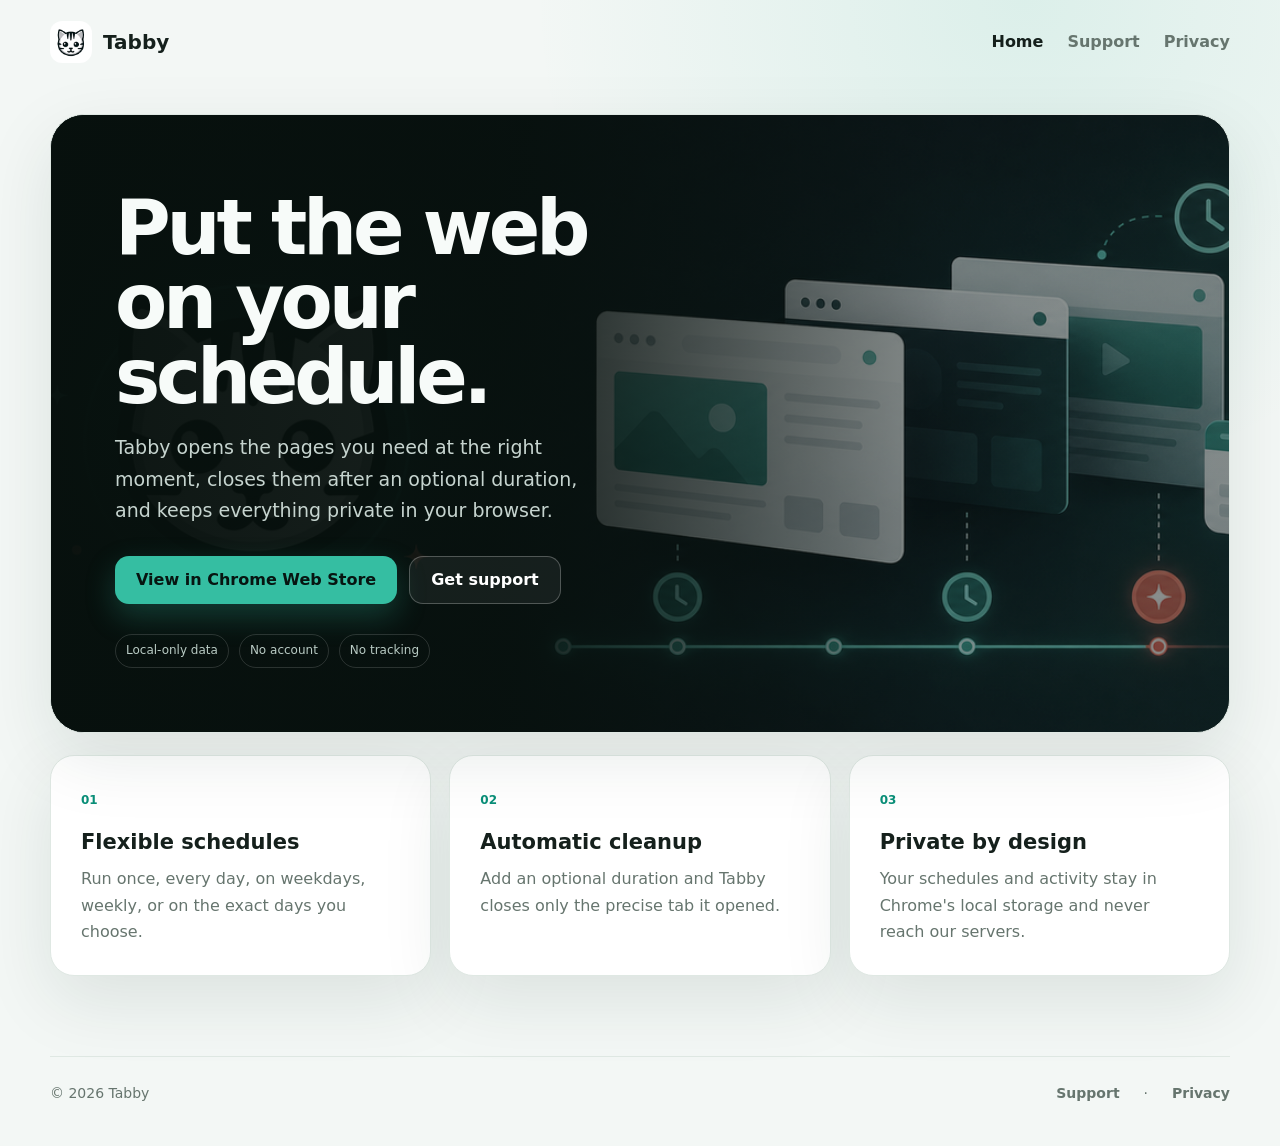
<file: index.html>
<!doctype html>
<html lang="en">
<head>
  <meta charset="utf-8">
  <meta name="viewport" content="width=device-width,initial-scale=1">
  <meta name="description" content="Tabby opens the pages you need exactly when you need them—privately and automatically.">
  <title>Tabby — Private URL scheduler</title>
  <link rel="stylesheet" href="site.css">
</head>
<body>
  <nav class="site-nav"><a class="nav-brand" href="index.html"><img src="icons/icon128.png" alt=""><span>Tabby</span></a><div><a aria-current="page" href="index.html">Home</a><a href="https://support.google.com/chrome_webstore/answer/1698338?hl=en">Support</a><a href="privacy.html">Privacy</a></div></nav>
  <main class="landing">
    <section class="hero-site">
      <div class="hero-copy-site"><h1>Put the web on your schedule.</h1><p>Tabby opens the pages you need at the right moment, closes them after an optional duration, and keeps everything private in your browser.</p><div class="hero-actions"><a class="button primary" href="https://chromewebstore.google.com/detail/tabby/fnlhaplallakbgcaenmegkehafbcokjk">View in Chrome Web Store</a><a class="button secondary" href="https://support.google.com/chrome_webstore/answer/1698338?hl=en">Get support</a></div><div class="trust-row"><span>Local-only data</span><span>No account</span><span>No tracking</span></div></div>
      <img class="hero-art" src="store-assets/promo/tabby-marquee-promo-1400x560.png" alt="Tabby scheduling browser tabs along a timeline">
    </section>
    <section class="features"><article><span>01</span><h2>Flexible schedules</h2><p>Run once, every day, on weekdays, weekly, or on the exact days you choose.</p></article><article><span>02</span><h2>Automatic cleanup</h2><p>Add an optional duration and Tabby closes only the precise tab it opened.</p></article><article><span>03</span><h2>Private by design</h2><p>Your schedules and activity stay in Chrome's local storage and never reach our servers.</p></article></section>
  </main>
  <footer class="site-footer"><span>© 2026 Tabby</span><span><a href="https://support.google.com/chrome_webstore/answer/1698338?hl=en">Support</a> · <a href="privacy.html">Privacy</a></span></footer>
</body>
</html>
</file>
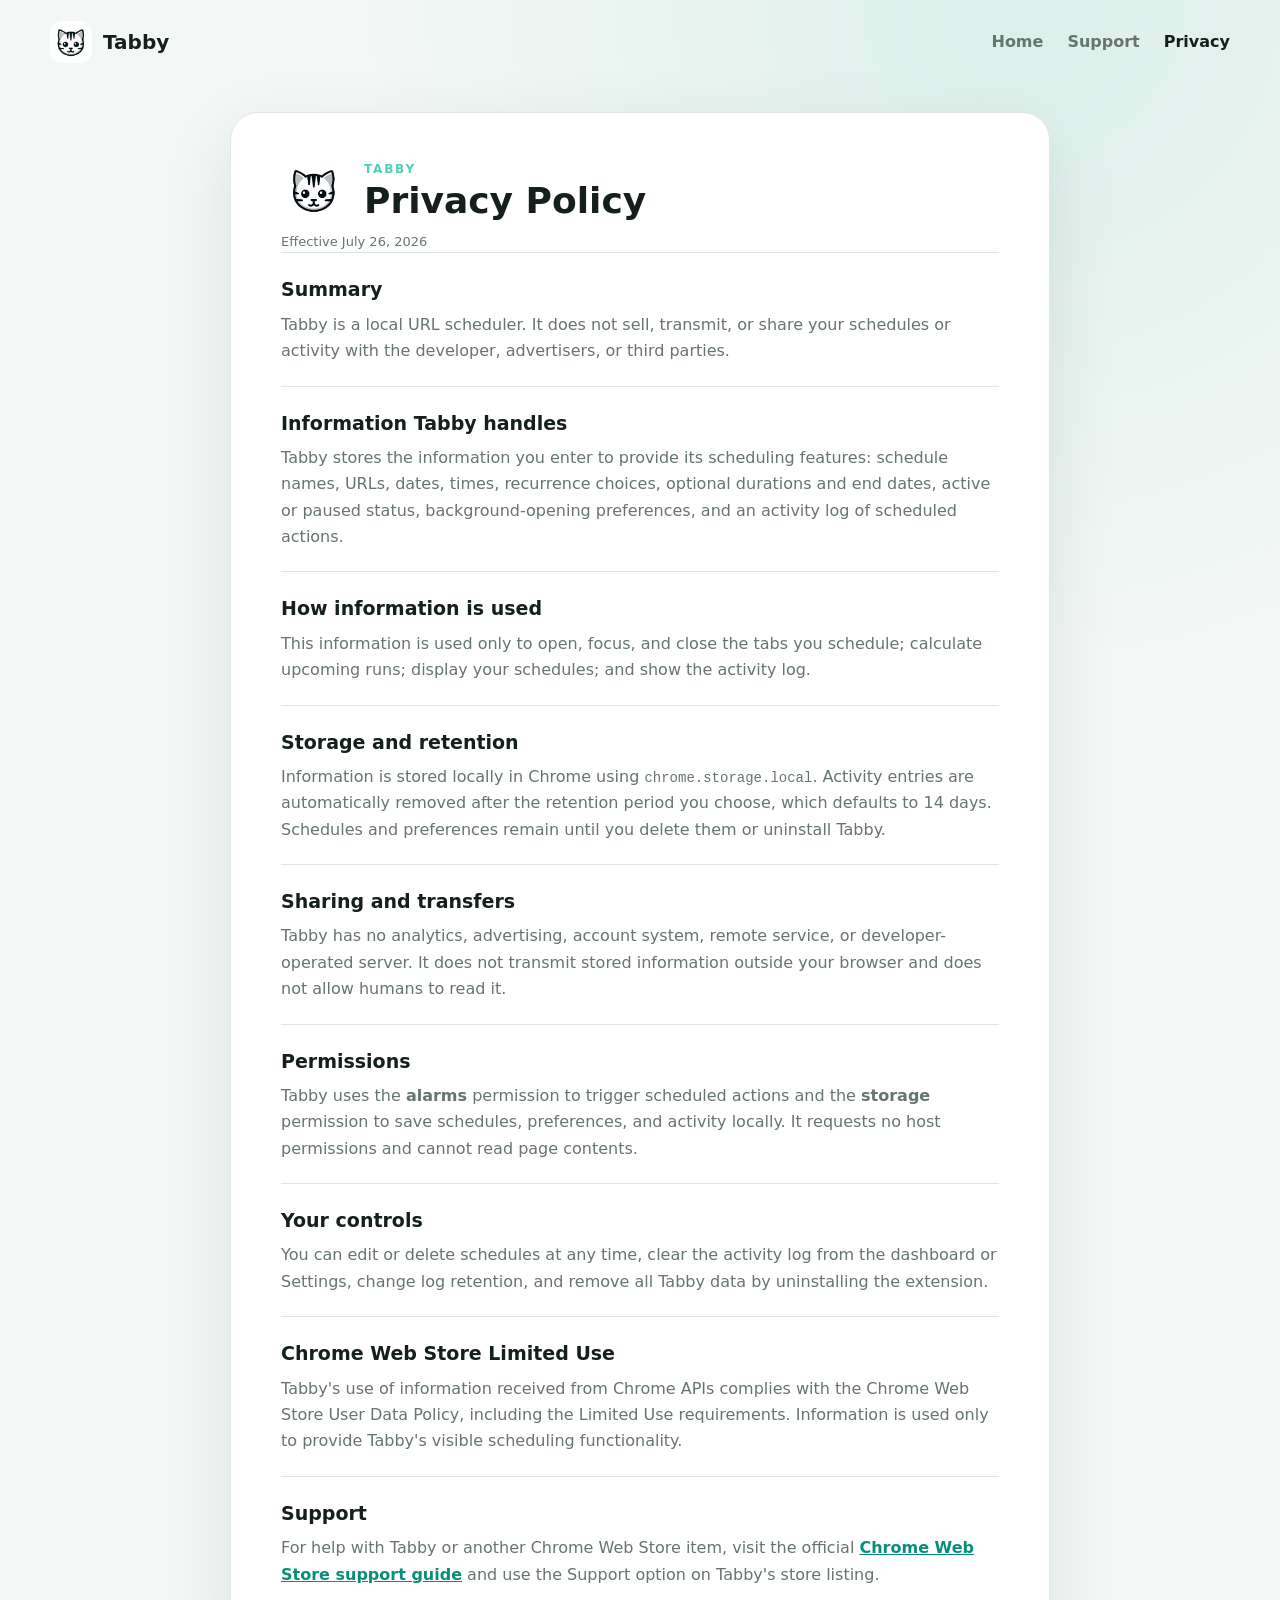
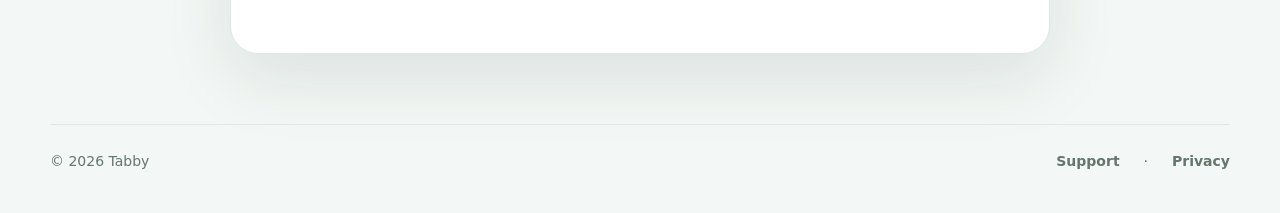
<file: privacy.html>
<!doctype html>
<html lang="en">
<head>
  <meta charset="utf-8">
  <meta name="viewport" content="width=device-width,initial-scale=1">
  <title>Tabby Privacy Policy</title>
  <link rel="stylesheet" href="site.css">
</head>
<body>
  <nav class="site-nav"><a class="nav-brand" href="index.html"><img src="icons/icon128.png" alt=""><span>Tabby</span></a><div><a href="index.html">Home</a><a href="https://support.google.com/chrome_webstore/answer/1698338?hl=en">Support</a><a aria-current="page" href="privacy.html">Privacy</a></div></nav>
  <main class="document-card">
    <header class="document-heading"><img src="icons/icon128.png" alt="Tabby cat"><div><span class="eyebrow">Tabby</span><h1>Privacy Policy</h1></div></header>
    <p class="effective">Effective July 26, 2026</p>

    <section><h2>Summary</h2><p>Tabby is a local URL scheduler. It does not sell, transmit, or share your schedules or activity with the developer, advertisers, or third parties.</p></section>
    <section><h2>Information Tabby handles</h2><p>Tabby stores the information you enter to provide its scheduling features: schedule names, URLs, dates, times, recurrence choices, optional durations and end dates, active or paused status, background-opening preferences, and an activity log of scheduled actions.</p></section>
    <section><h2>How information is used</h2><p>This information is used only to open, focus, and close the tabs you schedule; calculate upcoming runs; display your schedules; and show the activity log.</p></section>
    <section><h2>Storage and retention</h2><p>Information is stored locally in Chrome using <code>chrome.storage.local</code>. Activity entries are automatically removed after the retention period you choose, which defaults to 14 days. Schedules and preferences remain until you delete them or uninstall Tabby.</p></section>
    <section><h2>Sharing and transfers</h2><p>Tabby has no analytics, advertising, account system, remote service, or developer-operated server. It does not transmit stored information outside your browser and does not allow humans to read it.</p></section>
    <section><h2>Permissions</h2><p>Tabby uses the <strong>alarms</strong> permission to trigger scheduled actions and the <strong>storage</strong> permission to save schedules, preferences, and activity locally. It requests no host permissions and cannot read page contents.</p></section>
    <section><h2>Your controls</h2><p>You can edit or delete schedules at any time, clear the activity log from the dashboard or Settings, change log retention, and remove all Tabby data by uninstalling the extension.</p></section>
    <section><h2>Chrome Web Store Limited Use</h2><p>Tabby's use of information received from Chrome APIs complies with the Chrome Web Store User Data Policy, including the Limited Use requirements. Information is used only to provide Tabby's visible scheduling functionality.</p></section>
    <section><h2>Support</h2><p>For help with Tabby or another Chrome Web Store item, visit the official <a href="https://support.google.com/chrome_webstore/answer/1698338?hl=en">Chrome Web Store support guide</a> and use the Support option on Tabby's store listing.</p></section>
  </main>
  <footer class="site-footer"><span>© 2026 Tabby</span><span><a href="https://support.google.com/chrome_webstore/answer/1698338?hl=en">Support</a> · <a href="privacy.html">Privacy</a></span></footer>
</body>
</html>
</file>
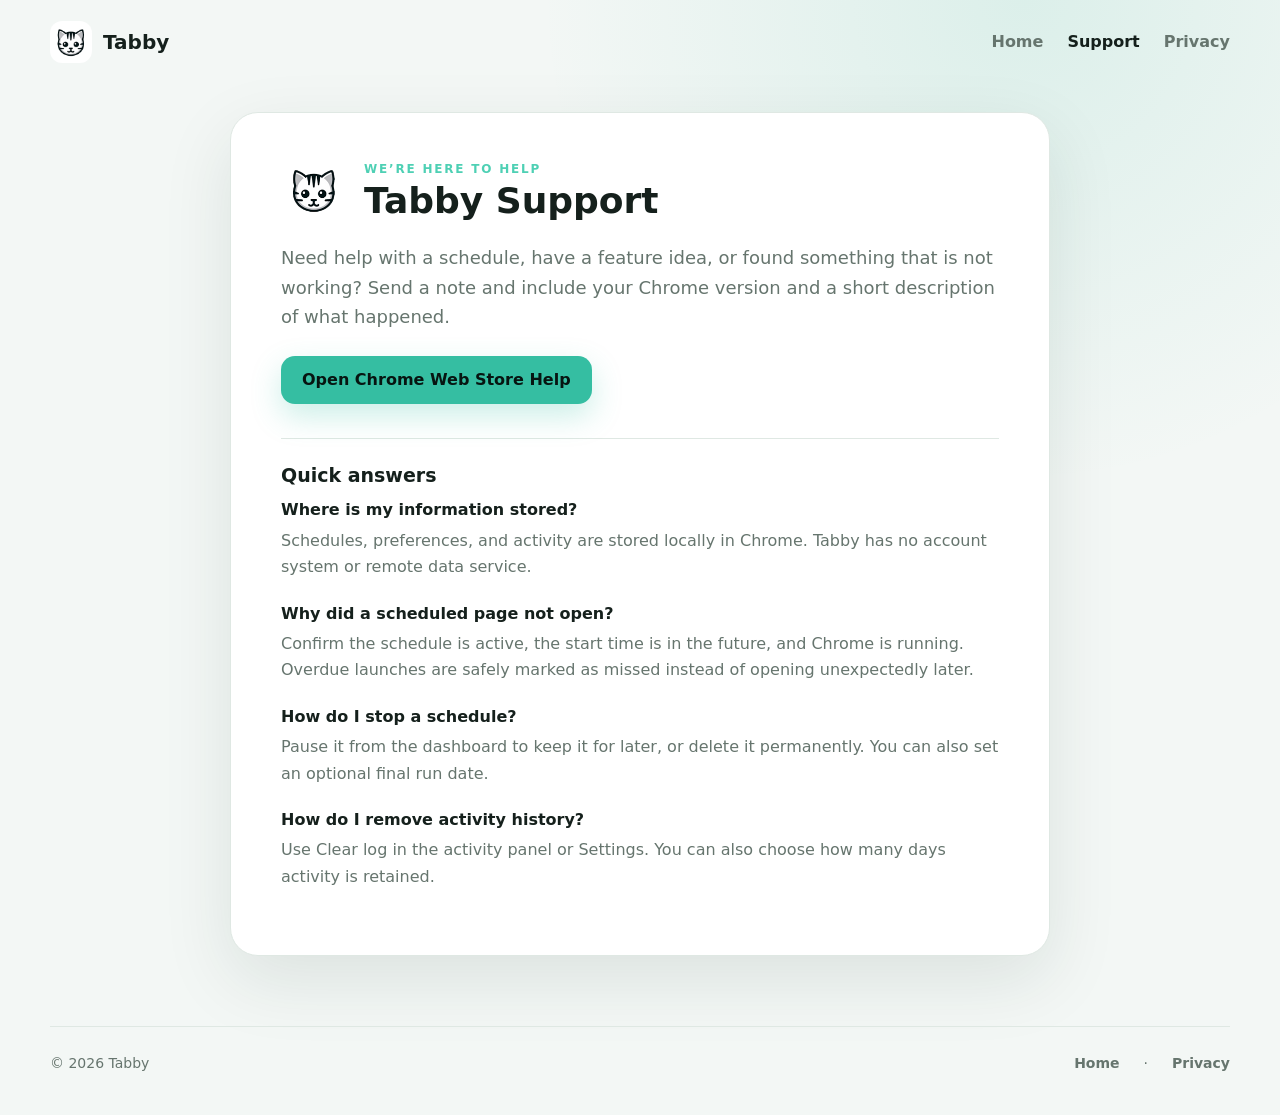
<file: support.html>
<!doctype html>
<html lang="en">
<head>
  <meta charset="utf-8">
  <meta name="viewport" content="width=device-width,initial-scale=1">
  <meta name="description" content="Help and support for the Tabby Chrome extension.">
  <title>Tabby Support</title>
  <link rel="stylesheet" href="site.css">
</head>
<body>
  <nav class="site-nav"><a class="nav-brand" href="index.html"><img src="icons/icon128.png" alt=""><span>Tabby</span></a><div><a href="index.html">Home</a><a aria-current="page" href="support.html">Support</a><a href="privacy.html">Privacy</a></div></nav>
  <main class="document-card support-card">
    <header class="document-heading"><img src="icons/icon128.png" alt="Tabby cat"><div><span class="eyebrow">We’re here to help</span><h1>Tabby Support</h1></div></header>
    <p class="support-intro">Need help with a schedule, have a feature idea, or found something that is not working? Send a note and include your Chrome version and a short description of what happened.</p>
    <a class="button primary support-button" href="https://support.google.com/chrome_webstore/answer/1698338?hl=en">Open Chrome Web Store Help</a>
    <section><h2>Quick answers</h2><div class="faq"><h3>Where is my information stored?</h3><p>Schedules, preferences, and activity are stored locally in Chrome. Tabby has no account system or remote data service.</p><h3>Why did a scheduled page not open?</h3><p>Confirm the schedule is active, the start time is in the future, and Chrome is running. Overdue launches are safely marked as missed instead of opening unexpectedly later.</p><h3>How do I stop a schedule?</h3><p>Pause it from the dashboard to keep it for later, or delete it permanently. You can also set an optional final run date.</p><h3>How do I remove activity history?</h3><p>Use Clear log in the activity panel or Settings. You can also choose how many days activity is retained.</p></div></section>
  </main>
  <footer class="site-footer"><span>© 2026 Tabby</span><span><a href="index.html">Home</a> · <a href="privacy.html">Privacy</a></span></footer>
</body>
</html>
</file>
<file: site.css>
:root{color-scheme:light dark;--bg:#f3f7f5;--surface:#fff;--text:#15201c;--muted:#66756e;--brand:#098f78;--brand-dark:#08715f;--line:#dfe8e3;--shadow:0 24px 70px rgba(18,45,36,.1)}
@media(prefers-color-scheme:dark){:root{--bg:#0d1512;--surface:#17201c;--text:#f1f7f4;--muted:#a7b5ae;--brand:#4bc9ae;--brand-dark:#6bd7c0;--line:#293b34;--shadow:0 24px 70px rgba(0,0,0,.28)}}
*{box-sizing:border-box}body{margin:0;background:radial-gradient(circle at 80% 0,rgba(31,176,145,.11),transparent 32%),var(--bg);color:var(--text);font:16px/1.65 "Segoe UI",system-ui,sans-serif}a{color:var(--brand);font-weight:650}.site-nav,.site-footer{width:min(1180px,calc(100% - 40px));margin:auto;display:flex;align-items:center;justify-content:space-between}.site-nav{height:84px}.site-nav>div,.site-footer>span:last-child{display:flex;gap:24px}.site-nav a,.site-footer a{text-decoration:none;color:var(--muted)}.site-nav a:hover,.site-nav a[aria-current=page],.site-footer a:hover{color:var(--text)}.nav-brand{display:flex;align-items:center;gap:11px!important;color:var(--text)!important;font-size:20px;font-weight:800}.nav-brand img{width:42px;height:42px;border-radius:12px}.landing{width:min(1180px,calc(100% - 40px));margin:30px auto 80px}.hero-site{position:relative;min-height:520px;display:flex;align-items:center;border:1px solid var(--line);border-radius:34px;overflow:hidden;background:#0d1b18;box-shadow:var(--shadow)}.hero-art{position:absolute;inset:0;width:100%;height:100%;object-fit:cover;opacity:.56}.hero-site:after{content:"";position:absolute;inset:0;background:linear-gradient(90deg,rgba(7,16,13,.96) 0%,rgba(7,16,13,.88) 38%,rgba(7,16,13,.08) 76%)}.hero-copy-site{position:relative;z-index:1;width:min(610px,62%);padding:64px;color:#f7fbf9}.eyebrow{display:block;color:#4ed0b4;font-size:12px;font-weight:850;letter-spacing:.15em;text-transform:uppercase}.hero-copy-site h1{max-width:570px;margin:12px 0 18px;font-size:clamp(44px,6vw,76px);line-height:.98;letter-spacing:-.055em}.hero-copy-site p{max-width:580px;margin:0;color:#c6d4cf;font-size:19px}.hero-actions{display:flex;gap:12px;margin:30px 0}.button{display:inline-flex;align-items:center;justify-content:center;min-height:48px;padding:0 21px;border-radius:14px;text-decoration:none;font-weight:800}.button.primary{background:#35bea2;color:#071511;box-shadow:0 12px 30px rgba(53,190,162,.25)}.button.primary:hover{background:#55d0b6}.button.secondary{border:1px solid rgba(255,255,255,.25);color:#fff;background:rgba(255,255,255,.06)}.trust-row{display:flex;flex-wrap:wrap;gap:10px}.trust-row span{padding:6px 10px;border:1px solid rgba(255,255,255,.14);border-radius:999px;color:#b9cbc4;font-size:12px}.features{display:grid;grid-template-columns:repeat(3,1fr);gap:18px;margin-top:22px}.features article{padding:30px;border:1px solid var(--line);border-radius:24px;background:var(--surface);box-shadow:var(--shadow)}.features article>span{color:var(--brand);font-size:12px;font-weight:800}.features h2{margin:12px 0 7px;font-size:21px}.features p{margin:0;color:var(--muted)}.document-card{width:min(820px,calc(100% - 40px));margin:28px auto 70px;padding:44px 50px;background:var(--surface);border:1px solid var(--line);border-radius:28px;box-shadow:var(--shadow)}.document-heading{display:flex;align-items:center;gap:17px;margin-bottom:8px}.document-heading img{width:66px;height:66px;border-radius:18px}.document-heading h1{margin:2px 0 0;font-size:36px;line-height:1.05}.effective{margin:0 0 26px;color:var(--muted);font-size:13px}.document-card section{padding:21px 0;border-top:1px solid var(--line)}.document-card h2{margin:0 0 6px;font-size:19px}.document-card p{margin:0;color:var(--muted)}.document-card code{font-size:14px}.support-intro{font-size:18px!important;margin:20px 0 24px!important}.support-button{margin-bottom:34px}.faq h3{margin:20px 0 4px;font-size:16px}.faq h3:first-child{margin-top:4px}.site-footer{padding:25px 0 40px;border-top:1px solid var(--line);color:var(--muted);font-size:14px}
@media(max-width:760px){.site-nav{height:72px}.site-nav>div{gap:13px}.hero-site{min-height:610px;align-items:flex-end}.hero-site:after{background:linear-gradient(0deg,rgba(7,16,13,.98) 0%,rgba(7,16,13,.78) 70%,rgba(7,16,13,.18))}.hero-copy-site{width:100%;padding:38px 28px}.hero-copy-site h1{font-size:48px}.features{grid-template-columns:1fr}.document-card{padding:30px 25px}.site-footer{align-items:flex-start;gap:14px}.site-footer>span:last-child{gap:12px}}@media(max-width:470px){.site-nav,.site-footer,.landing,.document-card{width:min(100% - 24px,1180px)}.site-nav>div{gap:9px;font-size:13px}.hero-actions{align-items:stretch;flex-direction:column}.hero-copy-site h1{font-size:41px}.document-heading h1{font-size:30px}}
</file>
